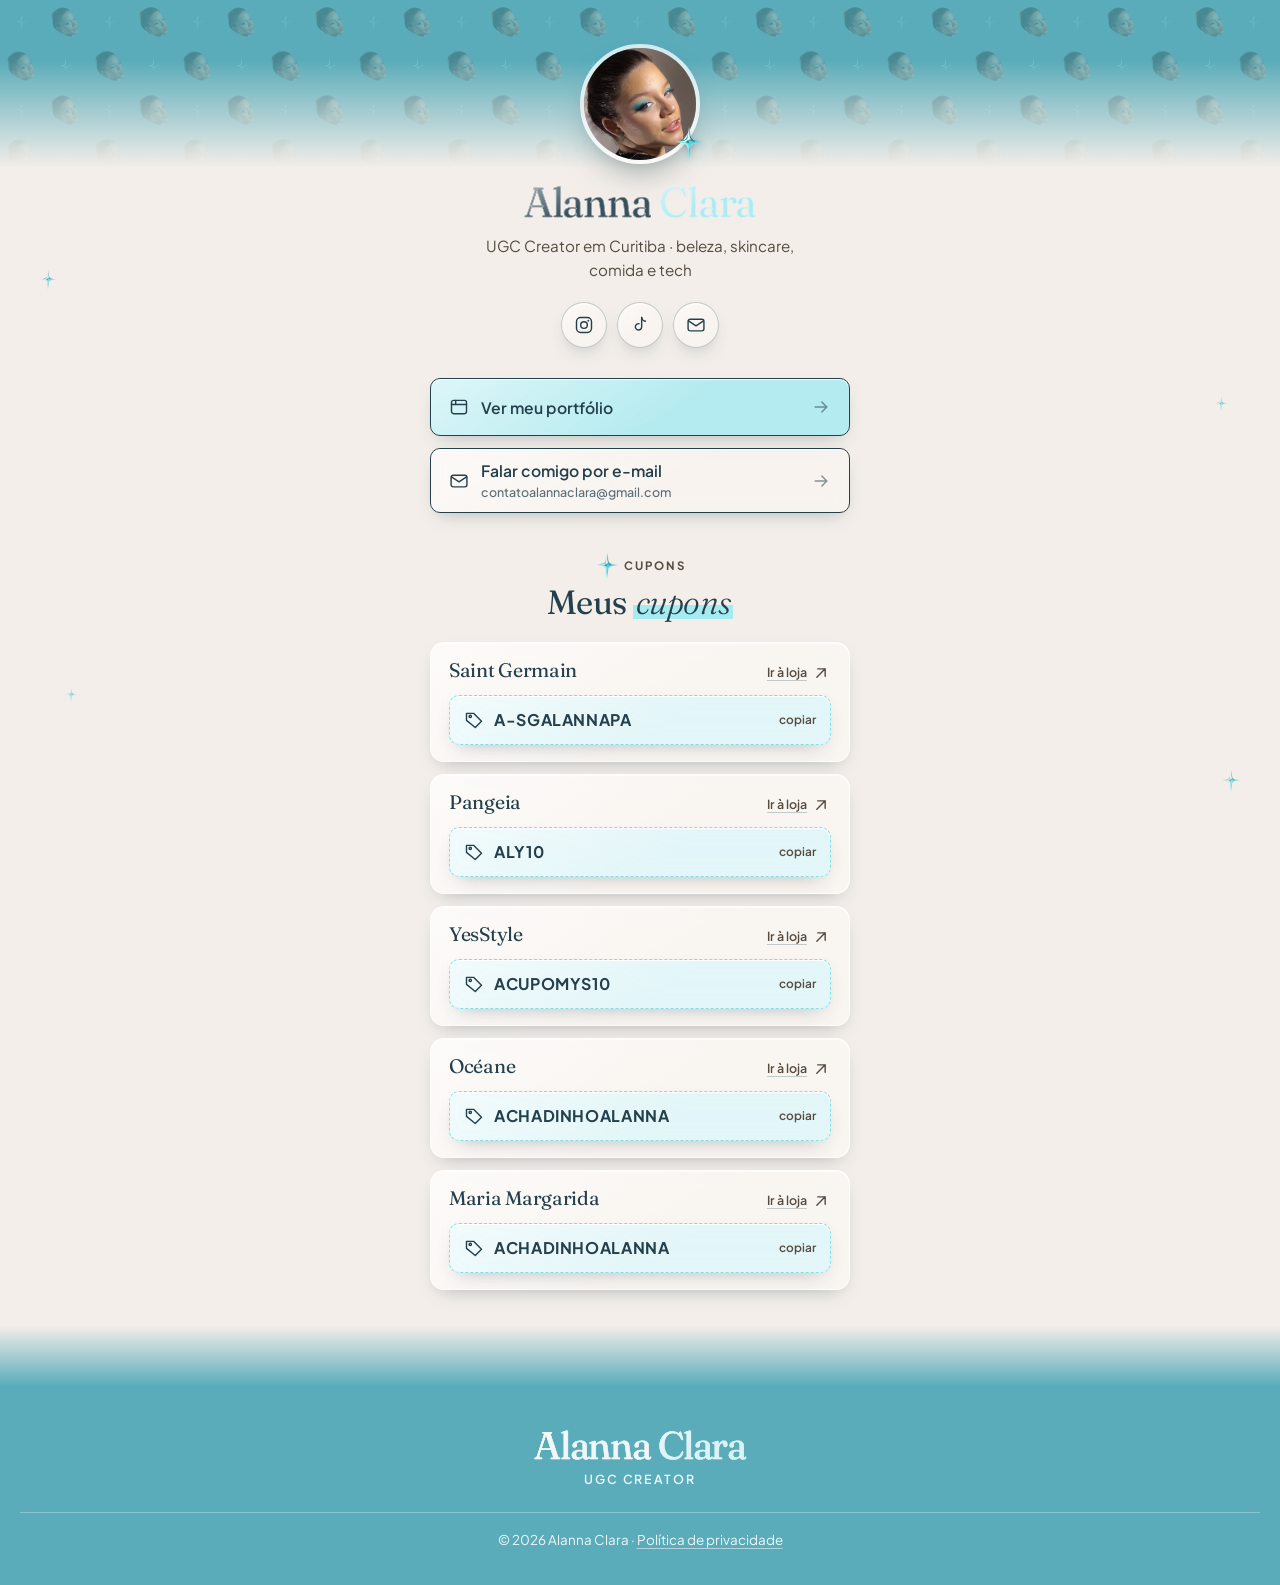
<file: links/index.html>
<!DOCTYPE html>
<html lang="pt-BR">
<head>
<meta charset="UTF-8">
<meta name="viewport" content="width=device-width, initial-scale=1">
<title>Alanna Clara | Links e cupons</title>
<meta name="description" content="Meus cupons de desconto, portfólio e contato, tudo num lugar só.">
<meta name="theme-color" content="#5aacba">
<meta property="og:title" content="Alanna Clara | Links e cupons">
<meta property="og:description" content="Meus cupons de desconto, portfólio e contato, tudo num lugar só.">
<meta property="og:type" content="website">
<link rel="icon" type="image/png" href="../fotos/estrela.png">
<link rel="preconnect" href="https://fonts.googleapis.com">
<link rel="preconnect" href="https://fonts.gstatic.com" crossorigin>
<link href="https://fonts.googleapis.com/css2?family=Fraunces:ital,opsz,wght@0,9..144,300..600;1,9..144,300..600&family=Plus+Jakarta+Sans:wght@400;500;600;700&display=swap" rel="stylesheet">
<style>
/* =========================================================
   LINKS DA BIO
   Mesmo visual do portfólio: as mesmas cores, a estrela, o fundo
   com estrela e rostinhos, os botões de vidro e o nome de vidro.
   Feito para celular: uma coluna só, botões grandes, cupom que
   copia num toque.
   ========================================================= */
:root{
  --creme:#f3eee9;
  --creme-2:#ebe3da;
  --papel:#fbf8f5;
  --tinta:#25404d;
  --tinta-2:#554b41;
  --bloco:#5aacba;
  --clara-no-bloco:#e6fbfd;
  --azul:#a7ebf2;
  --azul-2:#86dde7;
  --azul-claro:#dcf6f9;
  --linha:rgba(23,59,67,.14);
  --linha-forte:rgba(23,59,67,.24);
  --sombra-vidro:inset 0 1px 1px rgba(255,255,255,.85),0 8px 20px -10px rgba(37,64,77,.38);
  --brilho:linear-gradient(145deg,rgba(255,255,255,.55),rgba(255,255,255,0) 58%);
  --raio:14px;
  --raio-sm:10px;
  --serif:"Fraunces",Georgia,"Times New Roman",serif;
  --sans:"Plus Jakarta Sans",system-ui,-apple-system,"Segoe UI",Roboto,sans-serif;
  --ease:cubic-bezier(.22,.61,.36,1);
}
*,*::before,*::after{box-sizing:border-box}
html{-webkit-text-size-adjust:100%}
body{
  margin:0;
  background:var(--creme);
  color:var(--tinta);
  font-family:var(--sans);
  font-size:1rem;
  line-height:1.6;
  overflow-x:hidden;
  -webkit-font-smoothing:antialiased;
}
/* O cursor de estrela do portfólio */
html,body,*{cursor:url("../fotos/cursor-estrela.png") 16 16,auto}
a,button{cursor:url("../fotos/cursor-estrela.png") 16 16,pointer}
h1,h2,h3{font-family:var(--serif);font-weight:400;line-height:1.1;margin:0;letter-spacing:-.015em}
p{margin:0}
a{color:inherit;text-decoration:none}
:focus-visible{outline:2px solid var(--tinta);outline-offset:3px;border-radius:8px}
.sr{position:absolute!important;width:1px;height:1px;overflow:hidden;clip:rect(0,0,0,0);white-space:nowrap}
.ico{width:20px;height:20px;flex:none;fill:none;stroke:currentColor;stroke-width:1.7;stroke-linecap:round;stroke-linejoin:round}

/* ---------- Estrelas que flutuam nos cantos (iguais às do portfólio) ---------- */
.ceu{position:fixed;inset:0;z-index:-1;pointer-events:none;overflow:hidden}
.ceu span{position:absolute;width:var(--t,18px);aspect-ratio:1;background:url("../fotos/estrela.png") center/contain no-repeat;opacity:var(--o,.7);animation:sobrevoar var(--d,9s) ease-in-out var(--a,0s) infinite}
@keyframes sobrevoar{
  0%,100%{transform:translate(0,0) rotate(0) scale(1)}
  30%{transform:translate(10px,-16px) rotate(12deg) scale(1.1)}
  60%{transform:translate(-8px,-26px) rotate(-8deg) scale(.9)}
  80%{transform:translate(-12px,-8px) rotate(4deg) scale(1.04)}
}

/* ---------- Faixa do topo: a cor dos blocos com a estrela e os rostinhos,
   que vai sumindo no creme (sem corte reto) ---------- */
/* O azul termina antes do nome, para o "Clara" ficar em cima do creme, como na capa */
.fundo{position:absolute;inset:0 0 auto;height:200px;z-index:0;overflow:hidden;background:var(--bloco)}
.fundo::before{content:"";position:absolute;inset:0;background:url("../fotos/padrao-servicos.png") 0 0/176px 88px repeat;opacity:.22}
.fundo::after{content:"";position:absolute;inset:0;background:linear-gradient(to bottom,rgba(243,238,233,0) 30%,var(--creme) 84%)}

/* ---------- Estrutura ---------- */
.folha{position:relative;z-index:1;max-width:460px;margin:0 auto;padding:44px 20px 96px}

/* ---------- Cabeçalho ---------- */
.topo{text-align:center;margin-bottom:30px}
.retrato-moldura{position:relative;width:120px;height:120px;margin:0 auto 18px}
.retrato{
  width:100%;height:100%;display:block;
  border-radius:50%;object-fit:cover;
  border:4px solid rgba(255,255,255,.75);
  box-shadow:0 18px 34px -16px rgba(23,59,67,.55);
}
/* A estrela da logo, encostada na foto */
.retrato-moldura::after{content:"";position:absolute;right:-6px;bottom:4px;width:34px;height:34px;background:url("../fotos/estrela.png") center/contain no-repeat;filter:drop-shadow(0 2px 3px rgba(23,59,67,.3))}
h1{font-size:2.6rem;line-height:1;margin-bottom:10px;letter-spacing:-.03em}
h1 em{font-style:normal;color:var(--azul)}
.descricao{color:var(--tinta-2);font-size:.95rem;max-width:30ch;margin:0 auto}

/* Nome de vidro: mantém a cor, com o brilho branco no alto (igual ao portfólio) */
@supports ((-webkit-background-clip:text) or (background-clip:text)){
  .vidro-texto.vidro-texto{
    background-image:linear-gradient(150deg,rgba(255,255,255,.6) 0%,rgba(255,255,255,0) 50%),linear-gradient(currentColor,currentColor);
    background-image:linear-gradient(150deg,rgba(255,255,255,.6) 0%,rgba(255,255,255,0) 50%),linear-gradient(color-mix(in srgb,currentColor 90%,transparent),color-mix(in srgb,currentColor 90%,transparent));
    -webkit-background-clip:text;background-clip:text;
    -webkit-text-fill-color:transparent;
    -webkit-text-stroke:.5px rgba(255,255,255,.55);
  }
}

/* ---------- Vidro: a mesma receita dos botões do portfólio ---------- */
.vidro{position:relative;isolation:isolate;-webkit-backdrop-filter:blur(10px) saturate(1.4);backdrop-filter:blur(10px) saturate(1.4);box-shadow:var(--sombra-vidro)}
.vidro::before{content:"";position:absolute;inset:0;z-index:-1;border-radius:inherit;background:var(--brilho);pointer-events:none}

/* ---------- Redes ---------- */
.redes{display:flex;justify-content:center;gap:10px;margin-top:20px}
.rede{
  width:46px;height:46px;display:grid;place-items:center;
  border:1px solid var(--linha-forte);border-radius:50%;
  background-color:rgba(255,255,255,.35);color:var(--tinta);
  transition:transform .25s var(--ease),background-color .25s,color .25s;
}
.rede:hover{transform:translateY(-3px);background-color:var(--tinta);color:var(--azul)}

/* ---------- Botões grandes ---------- */
.botoes{display:grid;gap:12px;margin-bottom:40px}
.botao{
  display:flex;align-items:center;gap:12px;
  min-height:58px;padding:12px 18px;
  border:1.5px solid var(--tinta);border-radius:var(--raio-sm);
  background-color:rgba(255,255,255,.3);
  font-weight:600;font-size:.98rem;
  transition:transform .25s var(--ease),background-color .25s,color .25s;
}
.botao:hover{transform:translateY(-2px);background-color:var(--tinta);color:var(--creme)}
.botao-principal{background-color:color-mix(in srgb,var(--azul) 82%,transparent)}
.botao-principal:hover{color:var(--azul)}
.botao .seta{margin-left:auto;opacity:.55;transition:opacity .25s,transform .25s var(--ease)}
.botao-texto{min-width:0;line-height:1.3}
.botao-texto small{display:block;margin-top:2px;font-size:.78rem;font-weight:500;opacity:.75;overflow-wrap:anywhere}
.botao:hover .seta{opacity:1;transform:translateX(3px)}

/* ---------- Cupons ---------- */
.rotulo{display:flex;align-items:center;justify-content:center;gap:10px;margin-bottom:6px;font-size:.72rem;font-weight:700;letter-spacing:.18em;text-transform:uppercase;color:var(--tinta-2)}
.rotulo .estrela{width:26px;height:26px;margin-right:-6px;flex:none;background:url("../fotos/estrela.png") center/contain no-repeat}
.secao-titulo{text-align:center;font-size:2.1rem;line-height:1.05;margin-bottom:22px}
.secao-titulo em{font-style:italic;font-weight:300;padding:0 .08em;background:linear-gradient(transparent 56%,var(--azul) 56%,var(--azul) 90%,transparent 90%)}
/* minmax(0,1fr) e os min-width:0 abaixo impedem um código comprido
   de esticar o cartão e criar rolagem lateral no celular */
.cupons{display:grid;grid-template-columns:minmax(0,1fr);gap:12px}
.cupom{
  min-width:0;
  padding:16px 18px;
  border:1px solid rgba(255,255,255,.75);border-radius:var(--raio);
  background-color:color-mix(in srgb,var(--papel) 70%,transparent);
}
.cupom-topo{display:flex;align-items:baseline;gap:10px;min-width:0;margin-bottom:12px}
.cupom-marca{min-width:0;font-size:1.22rem;line-height:1.2;overflow-wrap:anywhere}
.cupom-desconto{flex:none;padding:2px 10px;border-radius:999px;background:var(--bloco);color:#fff;font-size:.72rem;font-weight:700;letter-spacing:.02em}
.cupom-loja{
  margin-left:auto;flex:none;
  font-size:.78rem;font-weight:600;color:var(--tinta-2);
  display:inline-flex;align-items:center;gap:4px;
  text-decoration:underline;text-decoration-color:var(--linha-forte);text-underline-offset:3px;
}
.cupom-loja:hover{color:var(--tinta);text-decoration-color:var(--tinta)}
.copiar{
  width:100%;min-width:0;display:flex;align-items:center;gap:10px;
  min-height:50px;padding:10px 14px;
  border:1.5px dashed var(--azul-2);border-radius:var(--raio-sm);
  background-color:color-mix(in srgb,var(--azul-claro) 80%,transparent);
  font:inherit;font-weight:700;letter-spacing:.04em;color:var(--tinta);
  text-align:left;
  transition:background-color .2s,border-color .2s;
}
.copiar:hover{background-color:var(--azul);border-color:var(--tinta)}
/* O código nunca é cortado: se faltar espaço, ele quebra a linha */
.copiar .codigo{min-width:0;overflow-wrap:anywhere}
.copiar .rotulo-copiar{margin-left:auto;flex:none;font-size:.74rem;font-weight:600;letter-spacing:normal;color:var(--tinta-2);white-space:nowrap}
.copiar.copiado{background-color:var(--azul);border-style:solid;border-color:var(--tinta)}
.copiar.copiado .rotulo-copiar{color:var(--tinta)}

/* ---------- Rodapé: o bloco azul do portfólio ---------- */
.rodape{position:relative;z-index:1;background:var(--bloco);color:#fff;text-align:center;padding:40px 20px 34px}
.rodape::before{content:"";position:absolute;inset:-60px 0 100%;background:linear-gradient(to bottom,rgba(90,172,186,0),var(--bloco));pointer-events:none}
.rodape-nome{font-family:var(--serif);font-size:2.4rem;line-height:1;letter-spacing:-.03em}
.rodape-nome em{font-style:normal;color:var(--clara-no-bloco)}
.rodape-desc{margin-top:6px;font-size:.78rem;font-weight:600;letter-spacing:.16em;color:rgba(255,255,255,.9)}
.rodape-base{margin-top:22px;padding-top:16px;border-top:1px solid rgba(255,255,255,.3);font-size:.84rem;color:rgba(255,255,255,.9)}
.rodape-base a{text-decoration:underline;text-decoration-color:rgba(255,255,255,.5);text-underline-offset:3px}
.rodape-base a:hover{color:#fff;text-decoration-color:#fff}

/* Celular estreito: o aviso de copiar sai e sobra espaço para o código */
@media (max-width:359px){
  .copiar .rotulo-copiar{display:none}
  .folha{padding-left:14px;padding-right:14px}
}

@media (prefers-reduced-motion:reduce){
  *{transition:none!important;animation:none!important}
}
</style>
</head>
<body>

<!-- Estrelas que flutuam nos cantos, atrás de tudo (só decoração) -->
<div class="ceu" aria-hidden="true">
  <span style="top:30%;left:3%;--t:20px;--d:10s"></span>
  <span style="top:44%;right:4%;--t:16px;--d:11s;--a:-5s;--o:.55"></span>
  <span style="bottom:22%;left:5%;--t:14px;--d:9s;--a:-2s;--o:.55"></span>
  <span style="bottom:12%;right:3%;--t:22px;--d:12s;--a:-7s"></span>
</div>

<div class="fundo" aria-hidden="true"></div>

<!-- Ícones -->
<svg width="0" height="0" style="position:absolute" aria-hidden="true" focusable="false">
  <symbol id="i-insta" viewBox="0 0 24 24"><rect x="3" y="3" width="18" height="18" rx="5"/><circle cx="12" cy="12" r="4"/><circle cx="17.2" cy="6.8" r="1.1" fill="currentColor" stroke="none"/></symbol>
  <symbol id="i-tiktok" viewBox="0 0 24 24"><path d="M14 3v11.2a3.8 3.8 0 1 1-3.2-3.75"/><path d="M14 3c.4 2.6 2 4.2 4.6 4.5"/></symbol>
  <symbol id="i-mail" viewBox="0 0 24 24"><rect x="2.5" y="5" width="19" height="14" rx="2.5"/><path d="M3 7l9 6 9-6"/></symbol>
  <symbol id="i-portfolio" viewBox="0 0 24 24"><rect x="3" y="4" width="18" height="16" rx="2.5"/><path d="M3 9h18M8 4v5"/></symbol>
  <symbol id="i-seta" viewBox="0 0 24 24"><path d="M5 12h13M13 6l6 6-6 6"/></symbol>
  <symbol id="i-tag" viewBox="0 0 24 24"><path d="M3 12.5V4h8.5L21 13.5 13.5 21z"/><circle cx="7.5" cy="7.5" r="1.4"/></symbol>
  <symbol id="i-link" viewBox="0 0 24 24"><path d="M7 17 17 7M8 7h9v9"/></symbol>
  <symbol id="i-check" viewBox="0 0 24 24"><path d="M5 12.5l4.5 4.5L19 7.5"/></symbol>
</svg>

<main class="folha">

  <header class="topo">
    <div class="retrato-moldura">
      <img class="retrato" src="foto.jpg" alt="Alanna Clara" width="120" height="120">
    </div>
    <h1><span class="vidro-texto">Alanna</span> <em class="vidro-texto">Clara</em></h1>
    <p class="descricao">UGC Creator em Curitiba · beleza, skincare, comida e tech</p>

    <nav class="redes" aria-label="Minhas redes">
      <a class="rede vidro" href="https://www.instagram.com/_alannaclara/" target="_blank" rel="noopener">
        <svg class="ico" aria-hidden="true"><use href="#i-insta"/></svg><span class="sr">Instagram</span>
      </a>
      <a class="rede vidro" href="https://www.tiktok.com/@_alannaclara" target="_blank" rel="noopener">
        <svg class="ico" aria-hidden="true"><use href="#i-tiktok"/></svg><span class="sr">TikTok</span>
      </a>
      <a class="rede vidro botao-email" href="mailto:contatoalannaclara@gmail.com" data-email="contatoalannaclara@gmail.com">
        <svg class="ico" aria-hidden="true"><use href="#i-mail"/></svg><span class="sr">E-mail</span>
      </a>
    </nav>
  </header>

  <nav class="botoes" aria-label="Links principais">
    <a class="botao botao-principal vidro" href="../" target="_blank" rel="noopener">
      <svg class="ico" aria-hidden="true"><use href="#i-portfolio"/></svg>
      Ver meu portfólio
      <svg class="ico seta" aria-hidden="true"><use href="#i-seta"/></svg>
    </a>
    <!-- Além de abrir o app de e-mail, o botão copia o endereço: dentro do Instagram,
         do TikTok ou num computador sem app de e-mail, o "abrir" não funciona sozinho -->
    <a class="botao vidro botao-email" href="mailto:contatoalannaclara@gmail.com" data-email="contatoalannaclara@gmail.com">
      <svg class="ico" aria-hidden="true"><use href="#i-mail"/></svg>
      <span class="botao-texto">Falar comigo por e-mail<small class="email-aviso">contatoalannaclara@gmail.com</small></span>
      <svg class="ico seta" aria-hidden="true"><use href="#i-seta"/></svg>
    </a>
  </nav>

  <section aria-labelledby="titulo-cupons">
    <p class="rotulo"><span class="estrela" aria-hidden="true"></span> Cupons</p>
    <h2 class="secao-titulo" id="titulo-cupons">Meus <em>cupons</em></h2>
    <div class="cupons" id="cupons"></div>
  </section>

</main>

<footer class="rodape">
  <p class="rodape-nome"><span class="vidro-texto">Alanna</span> <em class="vidro-texto">Clara</em></p>
  <p class="rodape-desc">UGC CREATOR</p>
  <div class="rodape-base">
    <p>© <span id="ano">2026</span> Alanna Clara · <a href="../privacidade.html">Política de privacidade</a></p>
  </div>
</footer>

<script>
/* =========================================================
   OS CUPONS
   Eles vêm da aba Cupons do painel, então para mexer é lá, sem
   tocar neste arquivo. A página lê a "janelinha" cupons_publicos,
   que só mostra o que está ligado e dentro da validade.

   A lista de reserva aqui embaixo só entra em cena se o banco não
   responder, para a página nunca ficar vazia na frente de ninguém.
   ========================================================= */
const BANCO = "https://rwlbefdxfnvbupwpkdxm.supabase.co";
const CHAVE = "sb_publishable_tv2nNBYjdyxghXpteQmpIg_RCKMpamg";

const CUPONS_RESERVA = [
  { marca: "Saint Germain",   codigo: "A-SGALANNAPA",    link: "https://www.saintgermainbrand.com/" },
  { marca: "Pangeia",         codigo: "ALY10",           link: "https://www.pangeia96.com.br/" },
  { marca: "YesStyle",        codigo: "ACUPOMYS10",      link: "https://www.yesstyle.com/en/home.html" },
  { marca: "Océane",          codigo: "ACHADINHOALANNA", link: "https://www.oceane.com.br/" },
  { marca: "Maria Margarida", codigo: "ACHADINHOALANNA", link: "https://www.mariamargarida.com.br/" }
];

const esc = (t) => String(t == null ? "" : t).replace(/[&<>"']/g, (c) => ({ "&": "&amp;", "<": "&lt;", ">": "&gt;", '"': "&quot;", "'": "&#39;" }[c]));
const icone = (nome, classe) => `<svg class="ico ${classe || ""}" aria-hidden="true"><use href="#i-${nome}"/></svg>`;

async function buscarCupons() {
  try {
    const endereco = BANCO + "/rest/v1/cupons_publicos?select=marca,codigo,link,descricao&order=ordem";
    const resposta = await fetch(endereco, { headers: { apikey: CHAVE, Authorization: "Bearer " + CHAVE } });
    if (!resposta.ok) throw new Error("banco não respondeu");
    const lista = await resposta.json();
    return Array.isArray(lista) && lista.length ? lista : CUPONS_RESERVA;
  } catch (erro) {
    return CUPONS_RESERVA;
  }
}

function desenharCupons(lista) {
  document.getElementById("cupons").innerHTML = lista.map((c) => `
    <article class="cupom vidro">
      <div class="cupom-topo">
        <h3 class="cupom-marca">${esc(c.marca)}</h3>
        ${c.descricao ? `<span class="cupom-desconto">${esc(c.descricao)}</span>` : ""}
        <a class="cupom-loja" href="${esc(c.link)}" target="_blank" rel="noopener">Ir à loja${icone("link")}</a>
      </div>
      <button class="copiar vidro" type="button" data-codigo="${esc(c.codigo)}">
        ${icone("tag")}<span class="codigo">${esc(c.codigo)}</span>
        <span class="rotulo-copiar">copiar</span>
      </button>
    </article>`).join("");
}

buscarCupons().then(desenharCupons);

/* Copiar o cupom.
   Tenta três caminhos, do melhor para o mais antigo, porque nem todo
   navegador libera o primeiro (o Instagram e o TikTok abrem os links
   num navegador interno que às vezes bloqueia):
     1. a forma moderna;
     2. a forma antiga, com uma caixa de texto escondida;
     3. desistir de copiar e deixar o código selecionado para a pessoa
        copiar na mão. Nunca fica sem resposta na tela. */
async function copiarTexto(texto) {
  try {
    if (navigator.clipboard && window.isSecureContext) {
      await navigator.clipboard.writeText(texto);
      return true;
    }
  } catch (erro) { /* tenta o próximo */ }
  try {
    const caixa = document.createElement("textarea");
    caixa.value = texto;
    caixa.setAttribute("readonly", "");
    caixa.style.cssText = "position:fixed;top:0;left:0;opacity:0;pointer-events:none";
    document.body.appendChild(caixa);
    caixa.select();
    caixa.setSelectionRange(0, texto.length);
    const deuCerto = document.execCommand("copy");
    caixa.remove();
    return deuCerto;
  } catch (erro) {
    return false;
  }
}

document.getElementById("cupons").addEventListener("click", async (e) => {
  const botao = e.target.closest(".copiar");
  if (!botao) return;
  const rotulo = botao.querySelector(".rotulo-copiar");
  const deuCerto = await copiarTexto(botao.dataset.codigo);

  if (!deuCerto) {
    const faixa = document.createRange();
    faixa.selectNodeContents(botao.querySelector(".codigo"));
    const selecao = window.getSelection();
    selecao.removeAllRanges();
    selecao.addRange(faixa);
    rotulo.textContent = "copie o código";
    return;
  }

  botao.classList.add("copiado");
  rotulo.textContent = "copiado!";
  clearTimeout(botao.temporizador);
  botao.temporizador = setTimeout(() => {
    botao.classList.remove("copiado");
    rotulo.textContent = "copiar";
  }, 2000);
});

/* E-mail: copia o endereço e deixa o navegador tentar abrir o app de e-mail.
   Se o app não abrir, a pessoa já tem o endereço copiado para colar. */
document.querySelectorAll(".botao-email").forEach((link) => {
  link.addEventListener("click", async () => {
    const email = link.dataset.email;
    const deuCerto = await copiarTexto(email);
    const aviso = document.querySelector(".email-aviso");
    if (!aviso) return;
    aviso.textContent = deuCerto ? "e-mail copiado! " + email : email;
    clearTimeout(aviso.temporizador);
    aviso.temporizador = setTimeout(() => { aviso.textContent = email; }, 4000);
  });
});

document.getElementById("ano").textContent = new Date().getFullYear();
</script>

</body>
</html>
</file>
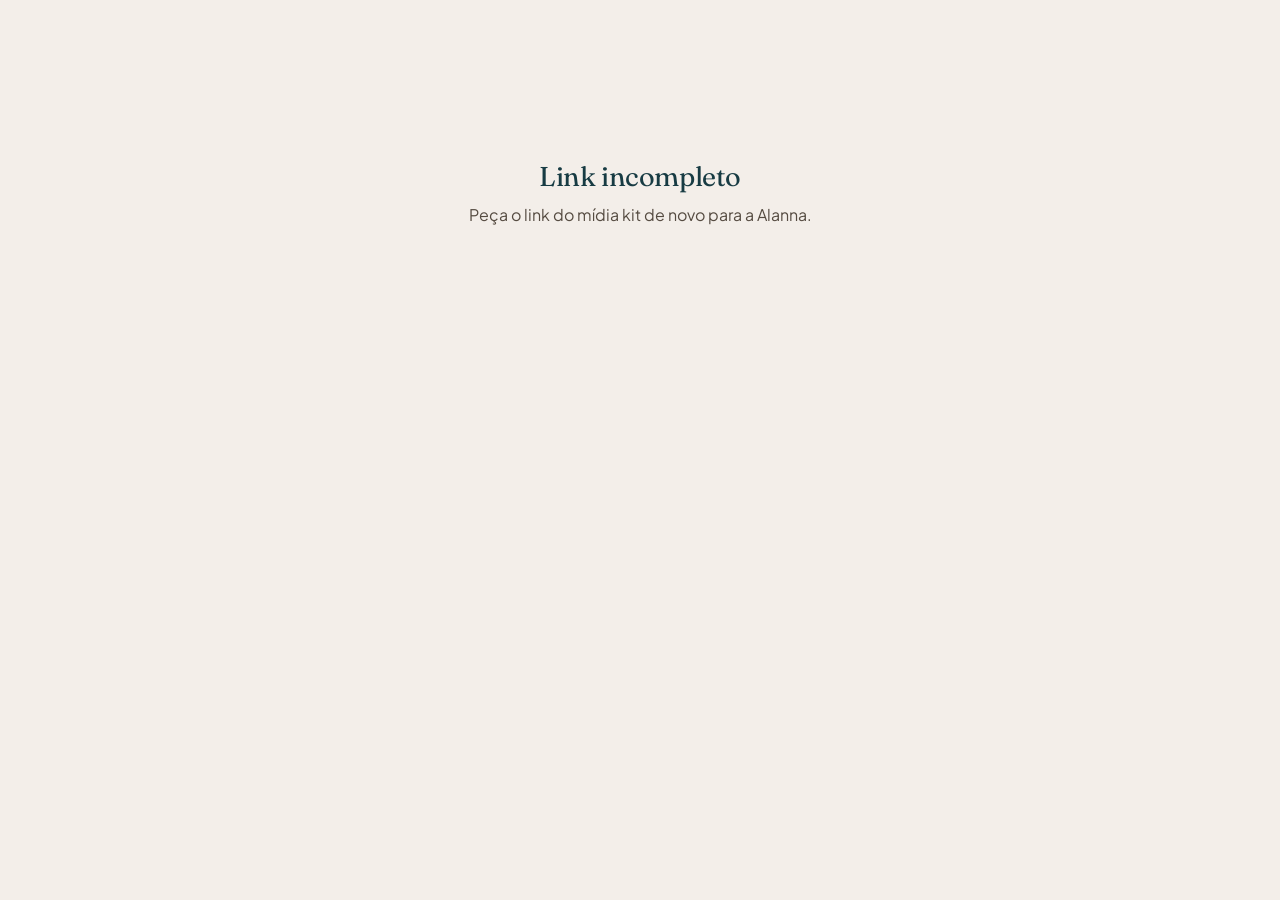
<file: midiakit.html>
<!DOCTYPE html>
<html lang="pt-BR">
<head>
<meta charset="UTF-8">
<meta name="viewport" content="width=device-width, initial-scale=1">
<meta name="robots" content="noindex, nofollow">
<title>Mídia kit | Alanna Clara</title>
<meta name="theme-color" content="#f3eee9">
<link rel="icon" href="data:image/svg+xml,%3Csvg xmlns='http://www.w3.org/2000/svg' viewBox='0 0 64 64'%3E%3Crect width='64' height='64' rx='14' fill='%23a7ebf2'/%3E%3Ctext x='50%25' y='54%25' dominant-baseline='middle' text-anchor='middle' font-family='Georgia,serif' font-style='italic' font-size='40' fill='%23173b43'%3EA%3C/text%3E%3C/svg%3E">
<link rel="preconnect" href="https://fonts.googleapis.com">
<link rel="preconnect" href="https://fonts.gstatic.com" crossorigin>
<link href="https://fonts.googleapis.com/css2?family=Fraunces:ital,opsz,wght@0,9..144,300..600;1,9..144,300..600&family=Plus+Jakarta+Sans:wght@400;500;600;700&display=swap" rel="stylesheet">
<style>
/* =========================================================
   MÍDIA KIT
   A marca abre por um link com token. Os números vêm do
   Instagram e se atualizam sozinhos: este mídia kit nunca
   fica velho, que é o problema de todo mídia kit em PDF.
   ========================================================= */
:root{
  --creme:#f3eee9; --creme-2:#ebe3da; --papel:#fbf8f5;
  --tinta:#173b43; --tinta-2:#554b41;
  --azul:#a7ebf2; --azul-claro:#dcf6f9; --pessego:#f4b8a8;
  --linha:rgba(23,59,67,.14); --linha-forte:rgba(23,59,67,.24);
  --sombra:0 1px 2px rgba(23,59,67,.05),0 18px 40px -22px rgba(23,59,67,.30);
  --raio:16px;
  --serif:"Fraunces",Georgia,"Times New Roman",serif;
  --sans:"Plus Jakarta Sans",system-ui,-apple-system,"Segoe UI",Roboto,sans-serif;
  --gutter:clamp(18px,4vw,44px);
}
*,*::before,*::after{box-sizing:border-box}
html{-webkit-text-size-adjust:100%}
body{margin:0;background:var(--creme);color:var(--tinta);font-family:var(--sans);font-size:1rem;line-height:1.6;-webkit-font-smoothing:antialiased}
h1,h2,h3{font-family:var(--serif);font-weight:400;line-height:1.1;margin:0;letter-spacing:-.015em}
p{margin:0}
a{color:inherit}
:focus-visible{outline:2px solid var(--tinta);outline-offset:3px;border-radius:6px}
.sr{position:absolute!important;width:1px;height:1px;overflow:hidden;clip:rect(0,0,0,0)}

.folha{max-width:840px;margin:0 auto;padding:clamp(28px,5vw,56px) var(--gutter) 64px}
.secao{margin-top:clamp(36px,5vw,56px)}
.rotulo{display:block;margin-bottom:14px;font-size:.7rem;font-weight:700;letter-spacing:.2em;text-transform:uppercase;color:var(--tinta-2)}

/* ---------- Topo ---------- */
.capa{display:flex;align-items:center;gap:clamp(18px,3vw,28px);flex-wrap:wrap}
.retrato{width:104px;height:104px;flex:none;border-radius:50%;object-fit:cover;border:3px solid var(--papel);box-shadow:var(--sombra)}
.capa h1{font-size:clamp(1.9rem,4.4vw,2.7rem)}
.capa h1 em{font-style:normal;font-weight:400;color:var(--azul)}
.capa-sub{margin-top:6px;color:var(--tinta-2)}
.capa-arroba{display:inline-block;margin-top:8px;padding:3px 11px;border-radius:999px;background:var(--azul);font-size:.86rem;font-weight:600;text-decoration:none}

/* ---------- Números ---------- */
/* Os riscos entre os números são sombras nas próprias células, e não
   vãos do grid. Assim, quando sobra espaço na última linha, ele fica
   da cor do cartão em vez de virar um retângulo cinza. */
.numeros{display:grid;grid-template-columns:repeat(auto-fit,minmax(140px,1fr));margin-top:clamp(28px,4vw,40px);border:1px solid var(--linha);border-radius:var(--raio);background:var(--papel);overflow:hidden}
.numero{padding:18px 20px;box-shadow:1px 0 0 var(--linha),0 1px 0 var(--linha)}
.numero b{display:block;font-family:var(--serif);font-size:clamp(1.5rem,3vw,2rem);font-weight:400;line-height:1.1;letter-spacing:-.02em}
.numero span{display:block;margin-top:4px;font-size:.8rem;color:var(--tinta-2);line-height:1.35}

/* ---------- Texto ---------- */
.apresentacao{max-width:58ch;font-size:clamp(1.02rem,1.8vw,1.15rem);line-height:1.65;white-space:pre-line}

/* ---------- Formatos ---------- */
.formatos{display:grid;gap:10px}
.formato{display:flex;align-items:baseline;gap:14px;flex-wrap:wrap;padding:16px 20px;border:1px solid var(--linha);border-radius:var(--raio);background:var(--papel)}
.formato h3{font-size:1.1rem;flex:1 1 180px;min-width:0}
.formato .desc{flex:2 1 240px;min-width:0;font-size:.92rem;color:var(--tinta-2)}
.formato .valor{flex:none;font-weight:700;font-size:1rem;padding:3px 12px;border-radius:999px;background:var(--azul-claro)}

/* ---------- Marcas ---------- */
.marcas{display:flex;flex-wrap:wrap;gap:8px}
.marca{padding:7px 15px;border:1px solid var(--linha-forte);border-radius:999px;background:var(--papel);font-size:.92rem;font-weight:600}

/* ---------- Posts ---------- */
.posts{display:grid;grid-template-columns:repeat(auto-fit,minmax(170px,1fr));gap:12px}
.post{display:block;border:1px solid var(--linha);border-radius:var(--raio);background:var(--papel);overflow:hidden;text-decoration:none;transition:transform .3s cubic-bezier(.22,.61,.36,1),box-shadow .3s}
.post:hover{transform:translateY(-3px);box-shadow:var(--sombra)}
.post img{width:100%;aspect-ratio:4/5;object-fit:cover;display:block;background:var(--creme-2)}
.post-pe{padding:11px 13px}
.post-pe b{display:block;font-size:1.02rem;font-family:var(--serif);font-weight:400}
.post-pe span{font-size:.76rem;color:var(--tinta-2)}

/* ---------- Contato ---------- */
.contato{display:flex;flex-wrap:wrap;gap:10px;margin-top:16px}
.botao{display:inline-flex;align-items:center;gap:9px;min-height:48px;padding:11px 20px;border:1px solid var(--tinta);border-radius:var(--raio);background:var(--papel);font-weight:600;text-decoration:none;transition:background-color .25s,color .25s}
.botao:hover{background:var(--tinta);color:var(--creme)}
.botao-azul{background:var(--azul)}
.botao-azul:hover{background:var(--tinta);color:var(--azul)}

.rodape{margin-top:clamp(40px,6vw,64px);padding-top:20px;border-top:1px solid var(--linha);font-size:.84rem;color:var(--tinta-2);display:flex;justify-content:space-between;flex-wrap:wrap;gap:8px}

.recado{max-width:44ch;margin:18vh auto;text-align:center;padding:0 var(--gutter)}
.recado h1{font-size:1.7rem;margin-bottom:10px}
.recado p{color:var(--tinta-2)}

@media print{
  body{background:#fff}
  .post:hover{transform:none}
  .botao{display:none}
  .folha{max-width:none;padding:0}
}
@media (prefers-reduced-motion:reduce){*{transition:none!important}}
</style>
</head>
<body>

<main id="tela">
  <div class="recado"><h1>Abrindo...</h1><p>Um instante.</p></div>
</main>

<script>
/* O endereço e a chave pública do banco. A chave sozinha não abre nada:
   a única porta é a função abrir_midiakit, que devolve apenas o que
   cabe num mídia kit. */
const BANCO = "https://rwlbefdxfnvbupwpkdxm.supabase.co";
const CHAVE = "sb_publishable_tv2nNBYjdyxghXpteQmpIg_RCKMpamg";

const esc = (t) => String(t == null ? "" : t).replace(/[&<>"']/g, (c) => ({ "&": "&amp;", "<": "&lt;", ">": "&gt;", '"': "&quot;", "'": "&#39;" }[c]));
const inteiro = (v) => Math.round(Number(v) || 0).toLocaleString("pt-BR");
const curto = (t, n) => { const s = String(t ?? "").replace(/\s+/g, " ").trim(); return s.length > n ? s.slice(0, n - 1) + "…" : s; };

function recado(titulo, texto) {
  document.getElementById("tela").innerHTML =
    `<div class="recado"><h1>${esc(titulo)}</h1><p>${esc(texto)}</p></div>`;
}

async function abrir() {
  const token = new URLSearchParams(location.search).get("k");
  if (!token) return recado("Link incompleto", "Peça o link do mídia kit de novo para a Alanna.");

  let dados = null;
  try {
    const resposta = await fetch(BANCO + "/rest/v1/rpc/abrir_midiakit", {
      method: "POST",
      headers: { apikey: CHAVE, Authorization: "Bearer " + CHAVE, "Content-Type": "application/json" },
      body: JSON.stringify({ p_token: token })
    });
    if (!resposta.ok) throw new Error("banco recusou");
    dados = await resposta.json();
  } catch (erro) {
    return recado("Não consegui abrir agora", "Tente de novo em alguns instantes.");
  }
  if (!dados) return recado("Link fora do ar", "Este mídia kit foi desativado. Peça um link novo para a Alanna.");

  desenhar(dados);
}

function desenhar(d) {
  const conta = d.conta || {};
  const m = d.medias || {};
  const p = d.periodo || {};
  const formatos = Array.isArray(d.formatos) ? d.formatos : [];
  const marcas = Array.isArray(d.marcas) ? d.marcas : [];
  const posts = Array.isArray(d.posts) ? d.posts : [];
  const mostrarValores = d.mostrar_valores !== false;

  // Só entra número que existe de verdade. Melhor um mídia kit curto
  // do que um com campo vazio ou zero inventado.
  const numeros = [];
  if (conta.followers_count) numeros.push([inteiro(conta.followers_count), "seguidores"]);
  if (p.alcance) numeros.push([inteiro(p.alcance), "contas alcançadas nos últimos 30 dias"]);
  if (m.views) numeros.push([inteiro(m.views), "visualizações por post, média de 90 dias"]);
  if (m.engajamento) numeros.push([m.engajamento + "%", "de engajamento por alcance"]);
  if (m.salvos) numeros.push([inteiro(m.salvos), "salvamentos por post"]);

  document.getElementById("tela").innerHTML = `
    <div class="folha">
      <header class="capa">
        <img class="retrato" src="links/foto.jpg" alt="Alanna Clara" width="104" height="104"
             onerror="this.remove()">
        <div>
          <h1>Alanna <em>Clara</em></h1>
          <p class="capa-sub">UGC Creator em Curitiba · beleza, skincare, comida e tech</p>
          ${conta.username ? `<a class="capa-arroba" href="https://www.instagram.com/${esc(conta.username)}/" target="_blank" rel="noopener">@${esc(conta.username)}</a>` : ""}
        </div>
      </header>

      ${numeros.length ? `<div class="numeros">${numeros.map(([v, r]) => `
        <div class="numero"><b>${esc(v)}</b><span>${esc(r)}</span></div>`).join("")}</div>` : ""}

      ${d.apresentacao ? `<section class="secao">
        <span class="rotulo">Quem sou</span>
        <p class="apresentacao">${esc(d.apresentacao)}</p>
      </section>` : ""}

      ${formatos.length ? `<section class="secao">
        <span class="rotulo">O que eu entrego</span>
        <div class="formatos">${formatos.map((f) => `
          <article class="formato">
            <h3>${esc(f.nome)}</h3>
            ${f.descricao ? `<p class="desc">${esc(f.descricao)}</p>` : ""}
            ${mostrarValores && f.valor ? `<span class="valor">${esc(f.valor)}</span>` : ""}
          </article>`).join("")}</div>
        ${mostrarValores ? "" : `<p class="capa-sub" style="margin-top:12px">Valores sob consulta, combinados por projeto.</p>`}
      </section>` : ""}

      ${marcas.length ? `<section class="secao">
        <span class="rotulo">Marcas com quem já trabalhei</span>
        <div class="marcas">${marcas.map((x) => `<span class="marca">${esc(x)}</span>`).join("")}</div>
      </section>` : ""}

      ${posts.length ? `<section class="secao">
        <span class="rotulo">Alguns dos meus melhores posts</span>
        <div class="posts">${posts.map((x) => `
          <a class="post" href="${esc(x.permalink || "#")}" target="_blank" rel="noopener">
            ${x.thumb ? `<img src="${esc(x.thumb)}" alt="" loading="lazy">` : ""}
            <span class="post-pe">
              <b>${inteiro(x.visualizacoes)} views</b>
              <span>${esc(x.formato || "")} · ${inteiro(x.curtidas)} curtidas · ${inteiro(x.comentarios)} comentários</span>
            </span>
          </a>`).join("")}</div>
      </section>` : ""}

      <section class="secao">
        <span class="rotulo">Vamos conversar</span>
        <div class="contato">
          <a class="botao botao-azul" href="https://wa.me/5541998669857" target="_blank" rel="noopener">Falar no WhatsApp</a>
          <a class="botao" href="mailto:contatoalannaclara@gmail.com">contatoalannaclara@gmail.com</a>
          <a class="botao" href="./" target="_blank" rel="noopener">Ver o portfólio completo</a>
        </div>
      </section>

      <footer class="rodape">
        <span>Os números vêm direto do Instagram e se atualizam sozinhos.</span>
        <span>Atualizado em ${esc(new Date().toLocaleDateString("pt-BR"))}</span>
      </footer>
    </div>`;
}

abrir();
</script>

</body>
</html>
</file>
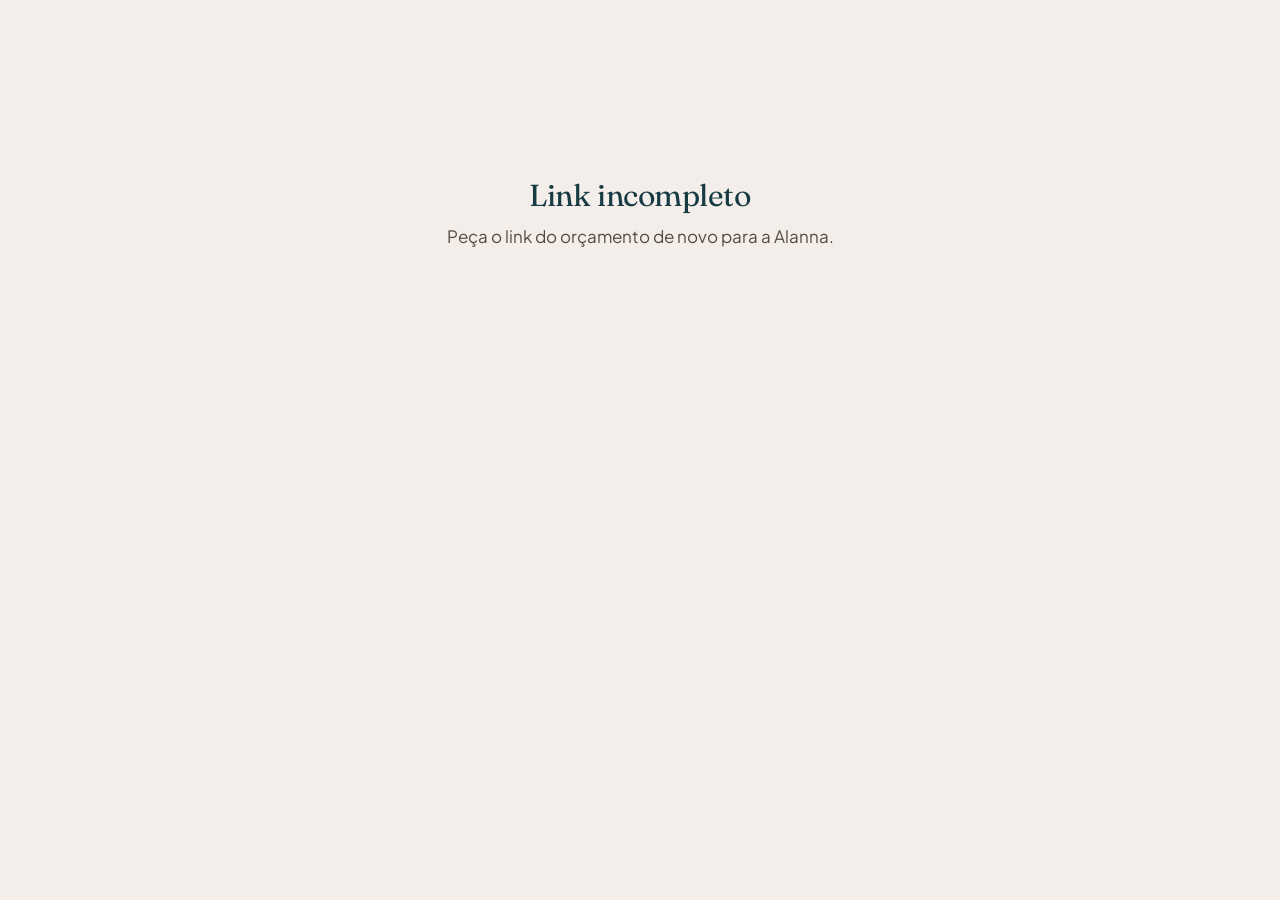
<file: orcamento.html>
<!DOCTYPE html>
<html lang="pt-BR">
<head>
<meta charset="UTF-8">
<meta name="viewport" content="width=device-width, initial-scale=1">
<meta name="robots" content="noindex, nofollow">
<title>Orçamento | Alanna Clara</title>
<meta name="theme-color" content="#f3eee9">
<link rel="icon" href="data:image/svg+xml,%3Csvg xmlns='http://www.w3.org/2000/svg' viewBox='0 0 64 64'%3E%3Crect width='64' height='64' rx='14' fill='%23a7ebf2'/%3E%3Ctext x='50%25' y='54%25' dominant-baseline='middle' text-anchor='middle' font-family='Georgia,serif' font-style='italic' font-size='40' fill='%23173b43'%3EA%3C/text%3E%3C/svg%3E">
<link rel="preconnect" href="https://fonts.googleapis.com">
<link rel="preconnect" href="https://fonts.gstatic.com" crossorigin>
<link href="https://fonts.googleapis.com/css2?family=Fraunces:ital,opsz,wght@0,9..144,300..600;1,9..144,300..600&family=Plus+Jakarta+Sans:wght@400;500;600;700&display=swap" rel="stylesheet">
<style>
/* =========================================================
   ORÇAMENTO
   A marca abre por um link com código (?t=...). O conteúdo
   vem do painel, aba Orçamentos, pela função abrir_orcamento.
   A cor de destaque é o azul do site, ou a cor da marca quando
   você liga essa opção no painel.
   ========================================================= */
:root{
  --creme:#f3eee9; --creme-2:#ebe3da; --papel:#fbf8f5;
  --tinta:#173b43; --tinta-2:#554b41;
  --destaque:#a7ebf2; --sobre-destaque:#173b43;
  /* a cor de destaque usada em cima do fundo escuro (fita "mais escolhido", bloco de contato).
     Com cor de marca escura, vira uma versão clara dela, para dar para ler. */
  --no-escuro:#a7ebf2; --sobre-no-escuro:#173b43;
  --linha:rgba(23,59,67,.14); --linha-forte:rgba(23,59,67,.24);
  --sombra:0 1px 2px rgba(23,59,67,.05),0 22px 44px -26px rgba(23,59,67,.38);
  --raio:20px; --raio-sm:12px;
  --serif:"Fraunces",Georgia,"Times New Roman",serif;
  --sans:"Plus Jakarta Sans",system-ui,-apple-system,"Segoe UI",Roboto,sans-serif;
  --gutter:clamp(16px,4vw,44px);
}
*,*::before,*::after{box-sizing:border-box}
html{-webkit-text-size-adjust:100%;scroll-behavior:smooth;scroll-padding-top:84px}
/* Texto igual ao do portfólio (index.html): mesmas fontes, tamanho e acabamento */
body{margin:0;background:var(--creme);color:var(--tinta);font-family:var(--sans);font-size:1.0625rem;line-height:1.65;overflow-x:hidden;-webkit-font-smoothing:antialiased;text-rendering:optimizeLegibility}
h1,h2,h3{font-family:var(--serif);font-weight:400;line-height:1.05;margin:0;letter-spacing:-.015em;font-optical-sizing:auto}
p{margin:0}
a{color:inherit}
ul{margin:0;padding:0;list-style:none}
:focus-visible{outline:2px solid var(--tinta);outline-offset:3px;border-radius:8px}
.sr{position:absolute!important;width:1px;height:1px;overflow:hidden;clip:rect(0,0,0,0);white-space:nowrap}
.ico{width:18px;height:18px;flex:none;fill:none;stroke:currentColor;stroke-width:1.9;stroke-linecap:round;stroke-linejoin:round}
.container{width:100%;max-width:1120px;margin:0 auto;padding-inline:var(--gutter)}

/* ---------- Botões ---------- */
.botao{display:inline-flex;align-items:center;justify-content:center;gap:9px;min-height:50px;padding:12px 24px;border:1px solid var(--tinta);border-radius:999px;background:var(--papel);color:var(--tinta);font:600 .95rem/1.2 var(--sans);text-decoration:none;cursor:pointer;transition:background-color .25s,color .25s,transform .25s,box-shadow .25s}
.botao:hover{background:var(--tinta);color:var(--creme)}
.botao-destaque{background:var(--destaque);color:var(--sobre-destaque);border-color:var(--tinta);box-shadow:0 10px 24px -14px rgba(23,59,67,.6)}
.botao-destaque:hover{background:var(--tinta);color:var(--no-escuro);transform:translateY(-1px)}
.botao-pequeno{min-height:40px;padding:8px 18px;font-size:.88rem}

/* ---------- Topo ---------- */
.topo{position:sticky;top:0;z-index:20;background:rgba(243,238,233,.88);backdrop-filter:blur(10px);-webkit-backdrop-filter:blur(10px);border-bottom:1px solid var(--linha)}
.topo .container{display:flex;align-items:center;justify-content:space-between;gap:12px;min-height:66px}
.nome{font-family:var(--serif);font-size:1.35rem;text-decoration:none;letter-spacing:-.01em}
.nome em{font-style:italic}

/* ---------- Capa ---------- */
.capa{position:relative;padding:clamp(56px,9vw,104px) 0 clamp(48px,7vw,80px);text-align:center;overflow:hidden}
.capa::before{content:"";position:absolute;left:50%;top:50%;width:min(900px,140vw);height:min(420px,80%);transform:translate(-50%,-50%);background:radial-gradient(closest-side,color-mix(in srgb,var(--destaque) 55%,transparent),transparent);opacity:.55;pointer-events:none}
.capa .container{position:relative}
.selo{display:inline-flex;align-items:center;gap:8px;padding:6px 14px;border:1px solid var(--linha);border-radius:999px;background:var(--papel);font-size:.78rem;font-weight:600;box-shadow:var(--sombra)}
.selo::before{content:"";width:7px;height:7px;border-radius:50%;background:var(--destaque);box-shadow:0 0 0 1px var(--tinta)}
.capa h1{margin-top:22px;font-size:clamp(2.6rem,7.5vw,5rem)}
.capa h1 .grifo{display:inline-block;margin-top:6px;padding:0 .18em;background:var(--destaque);color:var(--sobre-destaque);border-radius:10px;font-style:italic;transform:rotate(-1deg)}
.ola{margin-top:22px;font-weight:600}
.intro{max-width:56ch;margin:10px auto 0;font-size:clamp(1.02rem,1.7vw,1.15rem);color:var(--tinta-2);white-space:pre-line}
.validade{display:inline-flex;align-items:center;gap:8px;margin-top:22px;padding:7px 14px;border-radius:999px;background:var(--papel);border:1px solid var(--linha);font-size:.86rem;font-weight:600}
.validade.venceu{background:#fbe0da;border-color:rgba(154,44,22,.25);color:#9a2c16}
.capa-botoes{display:flex;justify-content:center;flex-wrap:wrap;gap:10px;margin-top:28px}

/* ---------- Seções ---------- */
.secao{padding:clamp(48px,7vw,80px) 0}
.rotulo{display:block;margin-bottom:14px;font-size:.75rem;font-weight:700;letter-spacing:.18em;text-transform:uppercase;color:var(--tinta-2)}
.secao-titulo{font-size:clamp(2rem,4.5vw,3rem);margin-bottom:clamp(28px,4vw,44px)}
.centro{text-align:center}

/* ---------- Pacotes ---------- */
.pacotes{display:grid;grid-template-columns:repeat(auto-fit,minmax(270px,1fr));gap:18px;align-items:stretch}
.pacote{position:relative;display:flex;flex-direction:column;padding:28px 26px 26px;border:1px solid var(--linha);border-radius:var(--raio);background:var(--papel);box-shadow:var(--sombra);min-width:0}
.pacote.destacado{border:2px solid var(--tinta);padding:27px 25px 25px}
.pacote-num{position:absolute;top:22px;right:24px;font-size:.8rem;font-weight:700;color:var(--tinta-2)}
.fita{align-self:flex-start;margin:-6px 0 12px;padding:4px 12px;border-radius:999px;background:var(--tinta);color:var(--no-escuro);font-size:.72rem;font-weight:700;letter-spacing:.14em;text-transform:uppercase}
.pacote h3{font-size:clamp(1.55rem,2.6vw,1.9rem);padding-right:30px}
.pacote-desc{margin-top:10px;color:var(--tinta-2);font-size:.95rem;white-space:pre-line}
.preco{margin-top:22px}
.preco-de{display:flex;align-items:center;flex-wrap:wrap;gap:8px;font-size:.88rem;color:var(--tinta-2)}
.preco-de s{opacity:.8}
.pct{padding:2px 10px;border-radius:999px;background:var(--destaque);color:var(--sobre-destaque);font-size:.76rem;font-weight:600}
.preco-por{display:block;margin-top:4px;font-family:var(--serif);font-size:clamp(2.2rem,4vw,2.8rem);line-height:1.05;letter-spacing:-.02em}
.preco-consulta{font-family:var(--serif);font-size:1.6rem}
.itens{display:grid;gap:9px;margin:22px 0 26px;padding-top:20px;border-top:1px solid var(--linha);font-size:.95rem}
.itens li{display:flex;gap:10px;align-items:flex-start}
.itens .ico{margin-top:3px;width:17px;height:17px;padding:2px;border-radius:50%;background:var(--destaque);color:var(--sobre-destaque);stroke-width:3}
.itens .info{color:var(--tinta-2)}
.pacote .botao{margin-top:auto;width:100%}

/* ---------- Adicionais ---------- */
.adicionais{display:grid;gap:10px;margin-top:clamp(36px,5vw,52px)}
.adicionais h3{font-size:1.4rem;margin-bottom:6px}
.adicional{display:grid;grid-template-columns:minmax(0,1fr) auto auto;align-items:center;gap:12px 20px;padding:16px 20px;border:1px solid var(--linha);border-radius:var(--raio-sm);background:var(--papel);transition:border-color .2s,box-shadow .2s}
.adicional.escolhido{border-color:var(--tinta);box-shadow:inset 3px 0 0 var(--tinta)}
.adicional-texto{min-width:0}
.adicional-texto b{display:block;font-weight:600}
.adicional-texto span{display:block;margin-top:2px;color:var(--tinta-2);font-size:.92rem}
.adicional .valor{justify-self:start;padding:3px 12px;border-radius:999px;background:var(--creme-2);color:var(--tinta);font-weight:600;font-size:.9rem;white-space:nowrap}
.qtd{display:flex;align-items:center;gap:12px;font-size:.9rem;color:var(--tinta-2)}
.qtd-caixa{display:inline-flex;align-items:stretch;border:1px solid var(--linha-forte);border-radius:var(--raio-sm);background:#fff;overflow:hidden}
.qtd-caixa button{width:40px;height:40px;border:0;background:transparent;color:var(--tinta);font:400 1.3rem/1 var(--sans);cursor:pointer;transition:background-color .2s}
.qtd-caixa button:hover:not(:disabled){background:var(--creme)}
.qtd-caixa button:disabled{opacity:.3;cursor:default}
.qtd-caixa output{display:grid;place-items:center;min-width:40px;border-inline:1px solid var(--linha);font-weight:600;color:var(--tinta);font-variant-numeric:tabular-nums}
.extras-resumo{padding:14px 20px;border:1px dashed var(--linha-forte);border-radius:var(--raio-sm);font-size:.95rem}
.extras-resumo[hidden]{display:none}
.extras-resumo span{color:var(--tinta-2)}
.total-com{display:block;margin-top:8px;font-size:.88rem;color:var(--tinta-2)}
.total-com[hidden]{display:none}
.total-com b{color:var(--tinta);font-weight:600}

/* ---------- Observações ---------- */
.observacoes{display:grid;gap:12px}
.obs{padding:22px 26px;border:1px solid var(--linha);border-radius:var(--raio);background:var(--papel)}
.obs h3{font-size:1.35rem;margin-bottom:8px}
.obs p{color:var(--tinta-2);white-space:pre-line}

/* ---------- Contato ---------- */
.contato{background:var(--tinta);color:var(--creme);border-radius:clamp(20px,3vw,32px);padding:clamp(40px,6vw,72px) var(--gutter);text-align:center}
.contato .rotulo{color:var(--no-escuro)}
.contato h2{font-size:clamp(2rem,4.6vw,3.1rem);max-width:20ch;margin:0 auto}
.contato p{max-width:52ch;margin:14px auto 0;color:rgba(243,238,233,.82);white-space:pre-line}
.contato-botoes{display:flex;justify-content:center;flex-wrap:wrap;gap:10px;margin-top:28px}
.contato .botao{border-color:rgba(243,238,233,.4);background:transparent;color:var(--creme)}
.contato .botao:hover{background:var(--creme);color:var(--tinta)}
.contato .botao-destaque{background:var(--no-escuro);color:var(--sobre-no-escuro);border-color:var(--no-escuro)}
.contato .botao-destaque:hover{background:var(--creme);color:var(--tinta)}
.portfolio-link{display:inline-block;margin-top:22px;font-size:.92rem;color:rgba(243,238,233,.82)}

.rodape{padding:28px 0 36px;font-size:.84rem;color:var(--tinta-2)}
.rodape .container{display:flex;justify-content:space-between;flex-wrap:wrap;gap:8px}

.recado{max-width:44ch;margin:20vh auto;text-align:center;padding:0 var(--gutter)}
.recado h1{font-size:1.9rem;margin-bottom:10px}
.recado p{color:var(--tinta-2)}

@media (max-width:560px){
  .topo .botao{padding:8px 14px}
  .capa-botoes .botao{width:100%}
  .pacote{padding:24px 20px 20px}
  .pacote.destacado{padding:23px 19px 19px}
}
@media (max-width:640px){
  .adicional{grid-template-columns:minmax(0,1fr) auto}
  .adicional-texto{grid-column:1/-1}
}
@media print{
  body{background:#fff}
  .topo,.capa-botoes,.pacote .botao,.contato-botoes,.portfolio-link{display:none}
  .capa::before{display:none}
  .pacote,.obs,.adicional{box-shadow:none;break-inside:avoid}
  .contato{background:#fff;color:var(--tinta);border:1px solid var(--linha)}
  .contato p{color:var(--tinta-2)}
}
@media (prefers-reduced-motion:reduce){html{scroll-behavior:auto}*{transition:none!important}}
</style>
</head>
<body>

<svg width="0" height="0" style="position:absolute" aria-hidden="true" focusable="false">
  <symbol id="i-check" viewBox="0 0 24 24"><path d="M5 12.5l4.5 4.5L19 7.5"/></symbol>
  <symbol id="i-whats" viewBox="0 0 24 24"><path d="M20.5 11.6a8.5 8.5 0 0 1-12.4 7.6L3.5 20.5l1.3-4.4A8.5 8.5 0 1 1 20.5 11.6z"/><path d="M9 9c0 3 3 6 6 6"/></symbol>
  <symbol id="i-mail" viewBox="0 0 24 24"><rect x="2.5" y="5" width="19" height="14" rx="2.5"/><path d="M3 7l9 6 9-6"/></symbol>
  <symbol id="i-insta" viewBox="0 0 24 24"><rect x="3" y="3" width="18" height="18" rx="5"/><circle cx="12" cy="12" r="4"/><path d="M17.5 6.5h.01"/></symbol>
  <symbol id="i-seta" viewBox="0 0 24 24"><path d="M7 17 17 7M8 7h9v9"/></symbol>
  <symbol id="i-relogio" viewBox="0 0 24 24"><circle cx="12" cy="12" r="8.5"/><path d="M12 7v5l3.5 2"/></symbol>
</svg>

<main id="tela">
  <div class="recado"><h1>Abrindo...</h1><p>Um instante.</p></div>
</main>

<script>
/* O endereço e a chave pública do banco. A chave sozinha não abre nada:
   a única porta é a função abrir_orcamento, que devolve só o orçamento
   daquele código, e só se o link estiver ligado. */
const BANCO = "https://rwlbefdxfnvbupwpkdxm.supabase.co";
const CHAVE = "sb_publishable_tv2nNBYjdyxghXpteQmpIg_RCKMpamg";
const CABECALHO = { apikey: CHAVE, Authorization: "Bearer " + CHAVE, "Content-Type": "application/json" };

const esc = (t) => String(t == null ? "" : t).replace(/[&<>"']/g, (c) => ({ "&": "&amp;", "<": "&lt;", ">": "&gt;", '"': "&quot;", "'": "&#39;" }[c]));
const num = (v) => { const n = Number(v); return Number.isFinite(n) ? n : 0; };
const valorBR = (v) => { const n = num(v); return n.toLocaleString("pt-BR", { style: "currency", currency: "BRL", minimumFractionDigits: n % 1 ? 2 : 0, maximumFractionDigits: 2 }); };
const icone = (nome) => `<svg class="ico" aria-hidden="true"><use href="#i-${nome}"/></svg>`;
const lista = (v) => (Array.isArray(v) ? v : []);
const dataBR = (iso) => { const [a, m, d] = String(iso || "").slice(0, 10).split("-").map(Number); return a ? new Date(a, m - 1, d).toLocaleDateString("pt-BR") : ""; };
const hojeISO = () => { const d = new Date(); return `${d.getFullYear()}-${String(d.getMonth() + 1).padStart(2, "0")}-${String(d.getDate()).padStart(2, "0")}`; };

let token = "";
let dados = null;

// Você, logada no painel neste navegador: a página fala com o banco com o seu login,
// e aí a sua visita e o seu clique não contam como se fossem da marca.
function cabecalho() {
  try {
    for (let i = 0; i < localStorage.length; i++) {
      const chave = localStorage.key(i);
      if (!/^sb-.+-auth-token$/.test(chave)) continue;
      const sessao = JSON.parse(localStorage.getItem(chave));
      if (sessao && sessao.access_token && (!sessao.expires_at || sessao.expires_at * 1000 > Date.now() + 30000)) {
        return { ...CABECALHO, Authorization: "Bearer " + sessao.access_token };
      }
    }
  } catch (erro) { /* sem acesso ao armazenamento: segue como visitante */ }
  return CABECALHO;
}

function recado(titulo, texto) {
  document.getElementById("tela").innerHTML = `<div class="recado"><h1>${esc(titulo)}</h1><p>${esc(texto)}</p></div>`;
}

// A cor da marca, quando ligada no painel. O texto por cima dela fica claro ou escuro conforme a cor.
const paraRGB = (hex) => [1, 3, 5].map((i) => parseInt(hex.slice(i, i + 2), 16));
const paraHex = (rgb) => "#" + rgb.map((c) => Math.round(c).toString(16).padStart(2, "0")).join("");
const luzDe = (rgb) => {
  const [r, g, b] = rgb.map((c) => c / 255).map((c) => (c <= 0.03928 ? c / 12.92 : ((c + 0.055) / 1.055) ** 2.4));
  return 0.2126 * r + 0.7152 * g + 0.0722 * b;
};
const contraste = (a, b) => (Math.max(a, b) + 0.05) / (Math.min(a, b) + 0.05);

function aplicarCor(cor) {
  if (!/^#[0-9a-f]{6}$/i.test(cor || "")) return;
  const raiz = document.documentElement.style;
  const rgb = paraRGB(cor);
  const tinta = luzDe(paraRGB("#173b43"));
  // O texto por cima da cor é branco ou o verde-escuro do site, o que der mais contraste
  raiz.setProperty("--destaque", cor);
  raiz.setProperty("--sobre-destaque", contraste(luzDe(rgb), 1) > contraste(luzDe(rgb), tinta) ? "#ffffff" : "#173b43");

  // Em cima do fundo escuro do site, a cor precisa de contraste para ser lida.
  // Se não tiver, clareia a própria cor da marca aos poucos, até dar para ler.
  let clara = rgb;
  for (let mistura = 0.1; contraste(luzDe(clara), tinta) < 4.5 && mistura <= 1; mistura += 0.1) {
    clara = rgb.map((c) => c + (255 - c) * mistura);
  }
  raiz.setProperty("--no-escuro", paraHex(clara));
  raiz.setProperty("--sobre-no-escuro", "#173b43");
}

function linkWhats(texto) {
  let d = String(dados.whatsapp || "").replace(/\D/g, "");
  if (d.length < 10) return "";
  if (d.length <= 11) d = "55" + d;
  return `https://wa.me/${d}?text=${encodeURIComponent(texto)}`;
}
const paraQuem = () => (dados.marca ? ` para a ${dados.marca}` : "");

async function abrir() {
  token = new URLSearchParams(location.search).get("t") || "";
  if (!token) return recado("Link incompleto", "Peça o link do orçamento de novo para a Alanna.");
  try {
    const pedir = (cab) => fetch(BANCO + "/rest/v1/rpc/abrir_orcamento", { method: "POST", headers: cab, body: JSON.stringify({ p_token: token }) });
    const meu = cabecalho();
    let resposta = await pedir(meu);
    // Se o seu login não for aceito (venceu), abre como visitante mesmo
    if (!resposta.ok && meu !== CABECALHO) resposta = await pedir(CABECALHO);
    if (!resposta.ok) throw new Error("banco recusou");
    dados = await resposta.json();
  } catch (erro) {
    return recado("Não consegui abrir agora", "Tente de novo em alguns instantes.");
  }
  if (!dados) return recado("Orçamento fora do ar", "Este link foi desativado ou trocado. Peça o link novo para a Alanna.");
  aplicarCor(dados.cor);
  document.title = `Orçamento${dados.marca ? " para " + dados.marca : ""} | Alanna Clara`;
  desenhar();
}

/* ---------- Adicionais com quantidade ----------
   A marca escolhe quantos quer de cada adicional. A página faz a conta sozinha
   quando o valor está em reais ("R$ 35", "R$ 90 por gancho") ou em porcentagem
   ("+30%", calculada sobre o valor de cada pacote). Com texto livre, a quantidade
   vai na mensagem, mas a conta fica com você. */
let pacotes = [];
let extras = [];
let qtds = [];

const maxDe = (a) => (a.max === undefined || a.max === null || a.max === "" ? 10 : Math.max(0, Math.min(99, Math.round(num(a.max)))));
// { tipo: "reais" | "pct", v } ou null quando não dá para fazer conta
function valorDoTexto(t) {
  const s = String(t || "");
  const pct = s.match(/(\d+(?:,\d+)?)\s*%/);
  if (pct) return { tipo: "pct", v: Number(pct[1].replace(",", ".")) };
  const m = s.match(/\d{1,3}(?:\.\d{3})+(?:,\d{1,2})?|\d+(?:,\d{1,2})?/);
  return m ? { tipo: "reais", v: Number(m[0].replace(/\./g, "").replace(",", ".")) } : null;
}
const escolhidos = () => extras.map((a, i) => ({ a, q: qtds[i] || 0, v: valorDoTexto(a.valor) })).filter((x) => x.q > 0);
// Quanto um adicional escolhido custa em cima de um pacote (null se não dá para calcular)
const custoSobre = (x, valorPacote) => (!x.v ? null : x.v.tipo === "reais" ? x.q * x.v.v : valorPacote > 0 ? x.q * x.v.v / 100 * valorPacote : null);
// Soma dos adicionais sobre um pacote, ou null se algum não tiver conta possível
const somaSobre = (valorPacote) => { const cs = escolhidos().map((x) => custoSobre(x, valorPacote)); return cs.some((c) => c === null) ? null : cs.reduce((s, c) => s + c, 0); };
const textoExtras = () => escolhidos().map((x) => `${x.q}× ${x.a.nome}`).join(", ");

function mensagemPacote(p, i) {
  const nome = p.nome || `Pacote ${i + 1}`;
  const valor = num(p.valor);
  const xs = escolhidos();
  const soma = somaSobre(valor);
  let texto = `Oi, Alanna! Vi o orçamento${paraQuem()} e tenho interesse no pacote ${nome}${valor > 0 ? ` (${valorBR(valor)})` : ""}.`;
  if (xs.length) {
    texto += ` Também quero: ${xs.map((x) => {
      const c = custoSobre(x, valor);
      return `${x.q}× ${x.a.nome}${c !== null ? ` (${x.v.tipo === "pct" ? `${x.a.valor.trim()}: ` : ""}${valorBR(c)})` : ""}`;
    }).join(", ")}.`;
  }
  if (xs.length && soma !== null && valor > 0) texto += ` Total: ${valorBR(valor + soma)}.`;
  return texto;
}

function linhaAdicional(a, i) {
  const max = maxDe(a);
  return `<div class="adicional" data-adicional="${i}">
    <div class="adicional-texto"><b>${esc(a.nome)}</b>${a.descricao ? `<span>${esc(a.descricao)}</span>` : ""}</div>
    ${a.valor ? `<span class="valor">${esc(a.valor)}</span>` : "<span></span>"}
    ${max > 0 ? `<div class="qtd">
      <span id="qtd-rotulo-${i}">Quantidade</span>
      <div class="qtd-caixa" role="group" aria-labelledby="qtd-rotulo-${i}">
        <button type="button" data-qtd="-1" data-i="${i}" aria-label="Tirar um: ${esc(a.nome)}">−</button>
        <output id="qtd-${i}" aria-live="polite">0</output>
        <button type="button" data-qtd="1" data-i="${i}" aria-label="Somar um: ${esc(a.nome)}">+</button>
      </div>
    </div>` : "<span></span>"}
  </div>`;
}

// Atualiza quantidades, o resumo, o total de cada pacote e a mensagem dos botões
function atualizarExtras() {
  extras.forEach((a, i) => {
    const linha = document.querySelector(`[data-adicional="${i}"]`);
    if (!linha) return;
    const q = qtds[i] || 0;
    linha.classList.toggle("escolhido", q > 0);
    const saida = linha.querySelector("output");
    if (saida) saida.textContent = q;
    const menos = linha.querySelector('[data-qtd="-1"]'), mais = linha.querySelector('[data-qtd="1"]');
    if (menos) menos.disabled = q <= 0;
    if (mais) mais.disabled = q >= maxDe(a);
  });
  const xs = escolhidos();
  const resumo = document.getElementById("extras-resumo");
  if (resumo) {
    // No resumo, o que é em reais vira um valor; o que é porcentagem aparece como "+30% sobre o pacote"
    const reais = xs.filter((x) => x.v && x.v.tipo === "reais").reduce((s, x) => s + x.q * x.v.v, 0);
    const pcts = xs.filter((x) => x.v && x.v.tipo === "pct").map((x) => `${x.q > 1 ? x.q + "× " : ""}${x.a.valor.trim().replace(/^\+\s*/, "")} sobre o pacote`);
    const partes = [reais > 0 ? valorBR(reais) : "", ...pcts].filter(Boolean);
    resumo.hidden = !xs.length;
    resumo.innerHTML = xs.length
      ? `<b>Adicionais escolhidos:</b> ${esc(textoExtras())}${partes.length ? ` · ${esc(partes.join(" + "))}` : ""} <span>· Eles vão junto na mensagem do pacote que você escolher.</span>`
      : "";
  }
  pacotes.forEach((p, i) => {
    const cartao = document.querySelector(`[data-pacote="${i}"]`);
    if (!cartao) return;
    const valor = num(p.valor);
    const soma = somaSobre(valor);
    const total = cartao.querySelector("[data-total]");
    if (total) {
      const mostra = xs.length && soma !== null && soma > 0 && valor > 0;
      total.hidden = !mostra;
      total.innerHTML = mostra ? `Com os adicionais: <b>${esc(valorBR(valor + soma))}</b>` : "";
    }
    const botao = cartao.querySelector("[data-escolha]");
    if (botao) {
      botao.href = linkWhats(mensagemPacote(p, i));
      botao.dataset.escolha = (p.nome || `Pacote ${i + 1}`) + (xs.length ? ` + ${textoExtras()}` : "");
    }
  });
}

function desenhar() {
  const d = dados;
  pacotes = lista(d.pacotes);
  extras = lista(d.adicionais).filter((a) => a.nome);
  qtds = extras.map(() => 0);
  const observacoes = lista(d.observacoes).filter((b) => b.titulo || b.texto);
  const venceu = d.validade && String(d.validade).slice(0, 10) < hojeISO();
  const whatsGeral = linkWhats(`Oi, Alanna! Vi o orçamento${paraQuem()} e quero conversar.`);
  const ig = String(d.instagram || "").replace(/^@/, "").replace(/[^\w.]/g, "");
  const email = /@/.test(d.email || "") ? d.email : "";

  document.getElementById("tela").innerHTML = `
    <header class="topo">
      <div class="container">
        <a class="nome" href="./" target="_blank" rel="noopener">Alanna <em>Clara</em><span class="sr"> (portfólio, abre em nova aba)</span></a>
        ${whatsGeral ? `<a class="botao botao-pequeno botao-destaque" href="${esc(whatsGeral)}" target="_blank" rel="noopener">${icone("whats")}Falar comigo</a>` : ""}
      </div>
    </header>

    <section class="capa">
      <div class="container">
        ${d.selo ? `<span class="selo">${esc(d.selo)}</span>` : ""}
        <h1>${esc(d.titulo || "Proposta")}${d.destaque ? `<br><span class="grifo">${esc(d.destaque)}</span>` : ""}</h1>
        ${d.contato_nome || d.marca ? `<p class="ola">${d.contato_nome ? `Oi, ${esc(d.contato_nome)}! ` : ""}${d.marca ? `Esta proposta foi feita para a ${esc(d.marca)}.` : ""}</p>` : ""}
        ${d.apresentacao ? `<p class="intro">${esc(d.apresentacao)}</p>` : ""}
        ${d.validade ? `<p class="validade${venceu ? " venceu" : ""}">${icone("relogio")}${venceu
          ? `Esta proposta venceu em ${esc(dataBR(d.validade))}. Fale comigo para atualizar.`
          : `Válida até ${esc(dataBR(d.validade))}`}</p>` : ""}
        <div class="capa-botoes">
          ${pacotes.length ? `<a class="botao botao-destaque" href="#pacotes">Ver os pacotes</a>` : ""}
          ${whatsGeral ? `<a class="botao" href="${esc(whatsGeral)}" target="_blank" rel="noopener">Falar comigo</a>` : ""}
        </div>
      </div>
    </section>

    ${pacotes.length ? `<section class="secao" id="pacotes" style="padding-top:0">
      <div class="container">
        <div class="centro"><span class="rotulo">Escolha o seu formato</span><h2 class="secao-titulo">${pacotes.length === 1 ? "O pacote" : "Os pacotes"}</h2></div>
        <div class="pacotes">${pacotes.map(cartaoPacote).join("")}</div>
        ${extras.length ? `<div class="adicionais">
          <h3>Para somar a qualquer pacote</h3>
          ${extras.map(linhaAdicional).join("")}
          <p class="extras-resumo" id="extras-resumo" aria-live="polite" hidden></p>
        </div>` : ""}
      </div>
    </section>` : ""}

    ${observacoes.length ? `<section class="secao" style="padding-top:0">
      <div class="container">
        <span class="rotulo">Observações</span>
        <div class="observacoes">${observacoes.map((b) => `<article class="obs">${b.titulo ? `<h3>${esc(b.titulo)}</h3>` : ""}${b.texto ? `<p>${esc(b.texto)}</p>` : ""}</article>`).join("")}</div>
      </div>
    </section>` : ""}

    <section class="secao" style="padding-top:0">
      <div class="container">
        <div class="contato">
          <span class="rotulo">Contato</span>
          <h2>${esc(d.contato_titulo || "Vamos conversar?")}</h2>
          ${d.contato_texto ? `<p>${esc(d.contato_texto)}</p>` : ""}
          <div class="contato-botoes">
            ${whatsGeral ? `<a class="botao botao-destaque" href="${esc(whatsGeral)}" target="_blank" rel="noopener">${icone("whats")}Chamar no WhatsApp</a>` : ""}
            ${email ? `<a class="botao" href="mailto:${esc(email)}">${icone("mail")}${esc(email)}</a>` : ""}
            ${ig ? `<a class="botao" href="https://www.instagram.com/${esc(ig)}/" target="_blank" rel="noopener">${icone("insta")}@${esc(ig)}</a>` : ""}
          </div>
          <a class="portfolio-link" href="./" target="_blank" rel="noopener">Ver o meu portfólio completo</a>
        </div>
      </div>
    </section>

    <footer class="rodape">
      <div class="container">
        <span>© ${new Date().getFullYear()} Alanna Clara · UGC Creator</span>
        ${d.atualizado_em ? `<span>Proposta atualizada em ${esc(new Date(d.atualizado_em).toLocaleDateString("pt-BR"))}</span>` : ""}
      </div>
    </footer>`;
  atualizarExtras();
}

function cartaoPacote(p, i) {
  const valor = num(p.valor), cheio = num(p.valor_cheio);
  const pct = cheio > valor && valor > 0 ? Math.round((1 - valor / cheio) * 100) : 0;
  const nome = p.nome || `Pacote ${i + 1}`;
  const itens = lista(p.itens).filter(Boolean);
  const textoBotao = p.botao || `Quero o ${nome}`;
  const whats = linkWhats(mensagemPacote(p, i));
  return `<article class="pacote${p.destaque ? " destacado" : ""}" data-pacote="${i}">
    <span class="pacote-num" aria-hidden="true">${String(i + 1).padStart(2, "0")}</span>
    ${p.destaque ? `<span class="fita">Mais escolhido</span>` : ""}
    <h3>${esc(nome)}</h3>
    ${p.descricao ? `<p class="pacote-desc">${esc(p.descricao)}</p>` : ""}
    <div class="preco">
      ${valor > 0
        ? `${pct ? `<span class="preco-de"><s><span class="sr">De </span>${esc(valorBR(cheio))}</s><span class="pct">${pct}% de desconto</span></span>` : ""}
           <b class="preco-por">${pct ? `<span class="sr">por </span>` : ""}${esc(valorBR(valor))}</b>
           <span class="total-com" data-total aria-live="polite" hidden></span>`
        : `<span class="preco-consulta">Sob consulta</span>`}
    </div>
    <ul class="itens">
      ${itens.map((t) => `<li>${icone("check")}<span>${esc(t)}</span></li>`).join("")}
      ${p.uso ? `<li>${icone("check")}<span class="info">Direito de uso: ${esc(p.uso)}</span></li>` : ""}
      ${p.prazo ? `<li>${icone("check")}<span class="info">Entrega em ${esc(p.prazo)}</span></li>` : ""}
    </ul>
    ${whats ? `<a class="botao botao-destaque" href="${esc(whats)}" target="_blank" rel="noopener" data-escolha="${esc(nome)}">${esc(textoBotao)}${icone("seta")}</a>` : ""}
  </article>`;
}

// Quando a marca clica em um pacote, o painel fica sabendo qual foi. O WhatsApp abre normalmente.
document.addEventListener("click", (e) => {
  const passo = e.target.closest("[data-qtd]");
  if (passo) {
    const i = Number(passo.dataset.i);
    qtds[i] = Math.max(0, Math.min(maxDe(extras[i]), (qtds[i] || 0) + Number(passo.dataset.qtd)));
    atualizarExtras();
    return;
  }
  const botao = e.target.closest("[data-escolha]");
  if (!botao || !token) return;
  try {
    fetch(BANCO + "/rest/v1/rpc/escolher_orcamento", {
      method: "POST", headers: cabecalho(), keepalive: true,
      body: JSON.stringify({ p_token: token, p_pacote: botao.dataset.escolha })
    }).catch(() => {});
  } catch (erro) { /* o WhatsApp abre mesmo assim */ }
});

abrir();
</script>

</body>
</html>
</file>
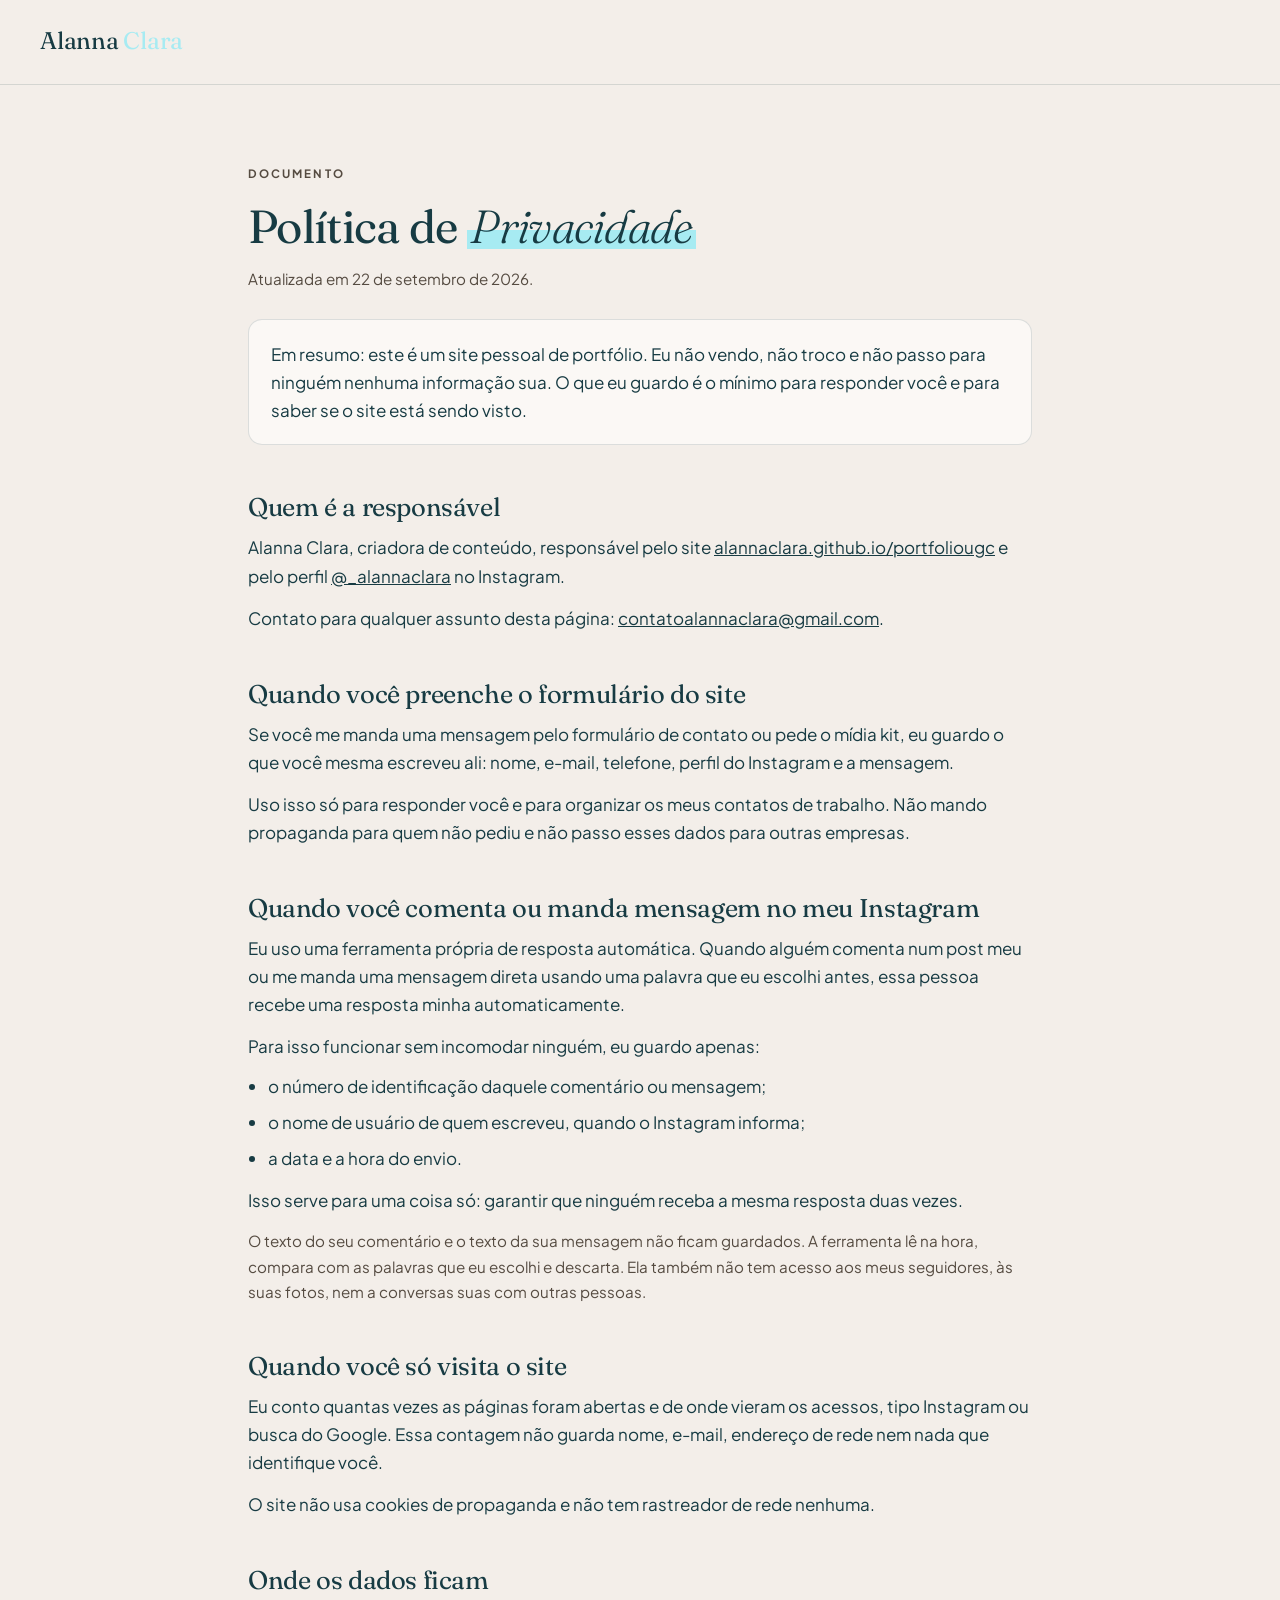
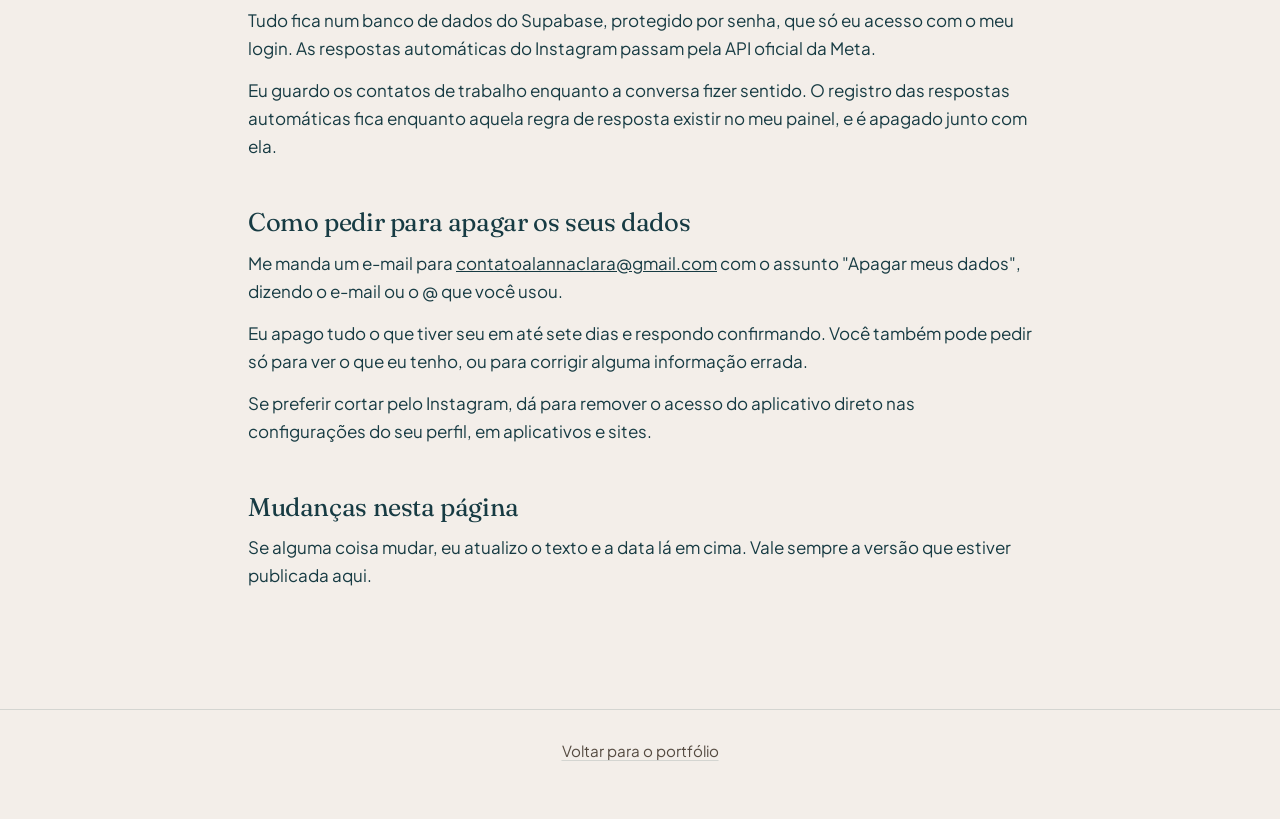
<file: privacidade.html>
<!DOCTYPE html>
<html lang="pt-BR">
<head>
<meta charset="UTF-8">
<meta name="viewport" content="width=device-width, initial-scale=1">
<title>Política de Privacidade | Alanna Clara</title>
<meta name="description" content="Como o site e as automações de Instagram da Alanna Clara tratam os seus dados.">
<link rel="icon" href="data:image/svg+xml,%3Csvg xmlns='http://www.w3.org/2000/svg' viewBox='0 0 64 64'%3E%3Crect width='64' height='64' rx='14' fill='%23a7ebf2'/%3E%3Ctext x='50%25' y='54%25' dominant-baseline='middle' text-anchor='middle' font-family='Georgia,serif' font-style='italic' font-size='40' fill='%23173b43'%3EA%3C/text%3E%3C/svg%3E">
<link rel="preconnect" href="https://fonts.googleapis.com">
<link rel="preconnect" href="https://fonts.gstatic.com" crossorigin>
<link href="https://fonts.googleapis.com/css2?family=Fraunces:ital,opsz,wght@0,9..144,300..600;1,9..144,300..600&family=Plus+Jakarta+Sans:wght@400;500;600;700&display=swap" rel="stylesheet">
<style>
:root{
  --creme:#f3eee9;
  --papel:#fbf8f5;
  --tinta:#173b43;
  --tinta-2:#554b41;
  --azul:#a7ebf2;
  --linha:rgba(23,59,67,.14);
  --raio:14px;
  --serif:"Fraunces",Georgia,"Times New Roman",serif;
  --sans:"Plus Jakarta Sans",system-ui,-apple-system,"Segoe UI",Roboto,sans-serif;
  --gutter:clamp(16px,4vw,40px);
}
*,*::before,*::after{box-sizing:border-box}
body{margin:0;background:var(--creme);color:var(--tinta);font-family:var(--sans);font-size:1.0625rem;line-height:1.65;-webkit-font-smoothing:antialiased}
h1,h2{font-family:var(--serif);font-weight:400;line-height:1.1;margin:0;letter-spacing:-.015em}
h1 em{font-style:italic;font-weight:300;padding:0 .08em;background:linear-gradient(transparent 56%,var(--azul) 56%,var(--azul) 90%,transparent 90%);-webkit-box-decoration-break:clone;box-decoration-break:clone}
p,ul{margin:0}
a{color:inherit}
:focus-visible{outline:2px solid var(--tinta);outline-offset:3px;border-radius:4px}

.topo{padding:clamp(20px,4vw,28px) var(--gutter);border-bottom:1px solid var(--linha)}
.logo{font-family:var(--serif);font-size:1.5rem;line-height:1;text-decoration:none;letter-spacing:-.01em}
.logo em{font-style:normal;font-weight:400;color:var(--azul)}

.folha{max-width:72ch;margin:0 auto;padding:clamp(40px,7vw,72px) var(--gutter) clamp(72px,10vw,120px)}
.rotulo{display:inline-block;margin-bottom:18px;font-size:.72rem;font-weight:700;letter-spacing:.18em;text-transform:uppercase;color:var(--tinta-2)}
h1{font-size:clamp(2rem,5vw,2.9rem);margin-bottom:14px}
.data{color:var(--tinta-2);font-size:.95rem}
.resumo{margin-top:28px;padding:20px 22px;border:1px solid var(--linha);border-radius:var(--raio);background:var(--papel)}

h2{font-size:clamp(1.25rem,2.4vw,1.6rem);margin-top:48px;margin-bottom:12px}
.folha p+p,.folha ul+p{margin-top:14px}
ul{margin-top:12px;padding-left:1.2em}
li+li{margin-top:8px}
.nota{margin-top:14px;color:var(--tinta-2);font-size:.95rem}

.rodape{padding:28px var(--gutter) 56px;border-top:1px solid var(--linha);text-align:center;color:var(--tinta-2);font-size:.95rem}
.rodape a{text-decoration-color:var(--linha);text-underline-offset:3px}
</style>
</head>
<body>

<header class="topo">
  <a class="logo" href="./">Alanna <em>Clara</em></a>
</header>

<main class="folha">
  <span class="rotulo">Documento</span>
  <h1>Política de <em>Privacidade</em></h1>
  <p class="data">Atualizada em 22 de setembro de 2026.</p>

  <div class="resumo">
    <p>Em resumo: este é um site pessoal de portfólio. Eu não vendo, não troco e não passo para ninguém nenhuma informação sua. O que eu guardo é o mínimo para responder você e para saber se o site está sendo visto.</p>
  </div>

  <h2>Quem é a responsável</h2>
  <p>Alanna Clara, criadora de conteúdo, responsável pelo site <a href="./">alannaclara.github.io/portfoliougc</a> e pelo perfil <a href="https://www.instagram.com/_alannaclara/" target="_blank" rel="noopener">@_alannaclara</a> no Instagram.</p>
  <p>Contato para qualquer assunto desta página: <a href="mailto:contatoalannaclara@gmail.com">contatoalannaclara@gmail.com</a>.</p>

  <h2>Quando você preenche o formulário do site</h2>
  <p>Se você me manda uma mensagem pelo formulário de contato ou pede o mídia kit, eu guardo o que você mesma escreveu ali: nome, e-mail, telefone, perfil do Instagram e a mensagem.</p>
  <p>Uso isso só para responder você e para organizar os meus contatos de trabalho. Não mando propaganda para quem não pediu e não passo esses dados para outras empresas.</p>

  <h2>Quando você comenta ou manda mensagem no meu Instagram</h2>
  <p>Eu uso uma ferramenta própria de resposta automática. Quando alguém comenta num post meu ou me manda uma mensagem direta usando uma palavra que eu escolhi antes, essa pessoa recebe uma resposta minha automaticamente.</p>
  <p>Para isso funcionar sem incomodar ninguém, eu guardo apenas:</p>
  <ul>
    <li>o número de identificação daquele comentário ou mensagem;</li>
    <li>o nome de usuário de quem escreveu, quando o Instagram informa;</li>
    <li>a data e a hora do envio.</li>
  </ul>
  <p>Isso serve para uma coisa só: garantir que ninguém receba a mesma resposta duas vezes.</p>
  <p class="nota">O texto do seu comentário e o texto da sua mensagem não ficam guardados. A ferramenta lê na hora, compara com as palavras que eu escolhi e descarta. Ela também não tem acesso aos meus seguidores, às suas fotos, nem a conversas suas com outras pessoas.</p>

  <h2>Quando você só visita o site</h2>
  <p>Eu conto quantas vezes as páginas foram abertas e de onde vieram os acessos, tipo Instagram ou busca do Google. Essa contagem não guarda nome, e-mail, endereço de rede nem nada que identifique você.</p>
  <p>O site não usa cookies de propaganda e não tem rastreador de rede nenhuma.</p>

  <h2>Onde os dados ficam</h2>
  <p>Tudo fica num banco de dados do Supabase, protegido por senha, que só eu acesso com o meu login. As respostas automáticas do Instagram passam pela API oficial da Meta.</p>
  <p>Eu guardo os contatos de trabalho enquanto a conversa fizer sentido. O registro das respostas automáticas fica enquanto aquela regra de resposta existir no meu painel, e é apagado junto com ela.</p>

  <h2 id="exclusao">Como pedir para apagar os seus dados</h2>
  <p>Me manda um e-mail para <a href="mailto:contatoalannaclara@gmail.com">contatoalannaclara@gmail.com</a> com o assunto "Apagar meus dados", dizendo o e-mail ou o @ que você usou.</p>
  <p>Eu apago tudo o que tiver seu em até sete dias e respondo confirmando. Você também pode pedir só para ver o que eu tenho, ou para corrigir alguma informação errada.</p>
  <p>Se preferir cortar pelo Instagram, dá para remover o acesso do aplicativo direto nas configurações do seu perfil, em aplicativos e sites.</p>

  <h2>Mudanças nesta página</h2>
  <p>Se alguma coisa mudar, eu atualizo o texto e a data lá em cima. Vale sempre a versão que estiver publicada aqui.</p>
</main>

<footer class="rodape">
  <p><a href="./">Voltar para o portfólio</a></p>
</footer>

</body>
</html>
</file>
